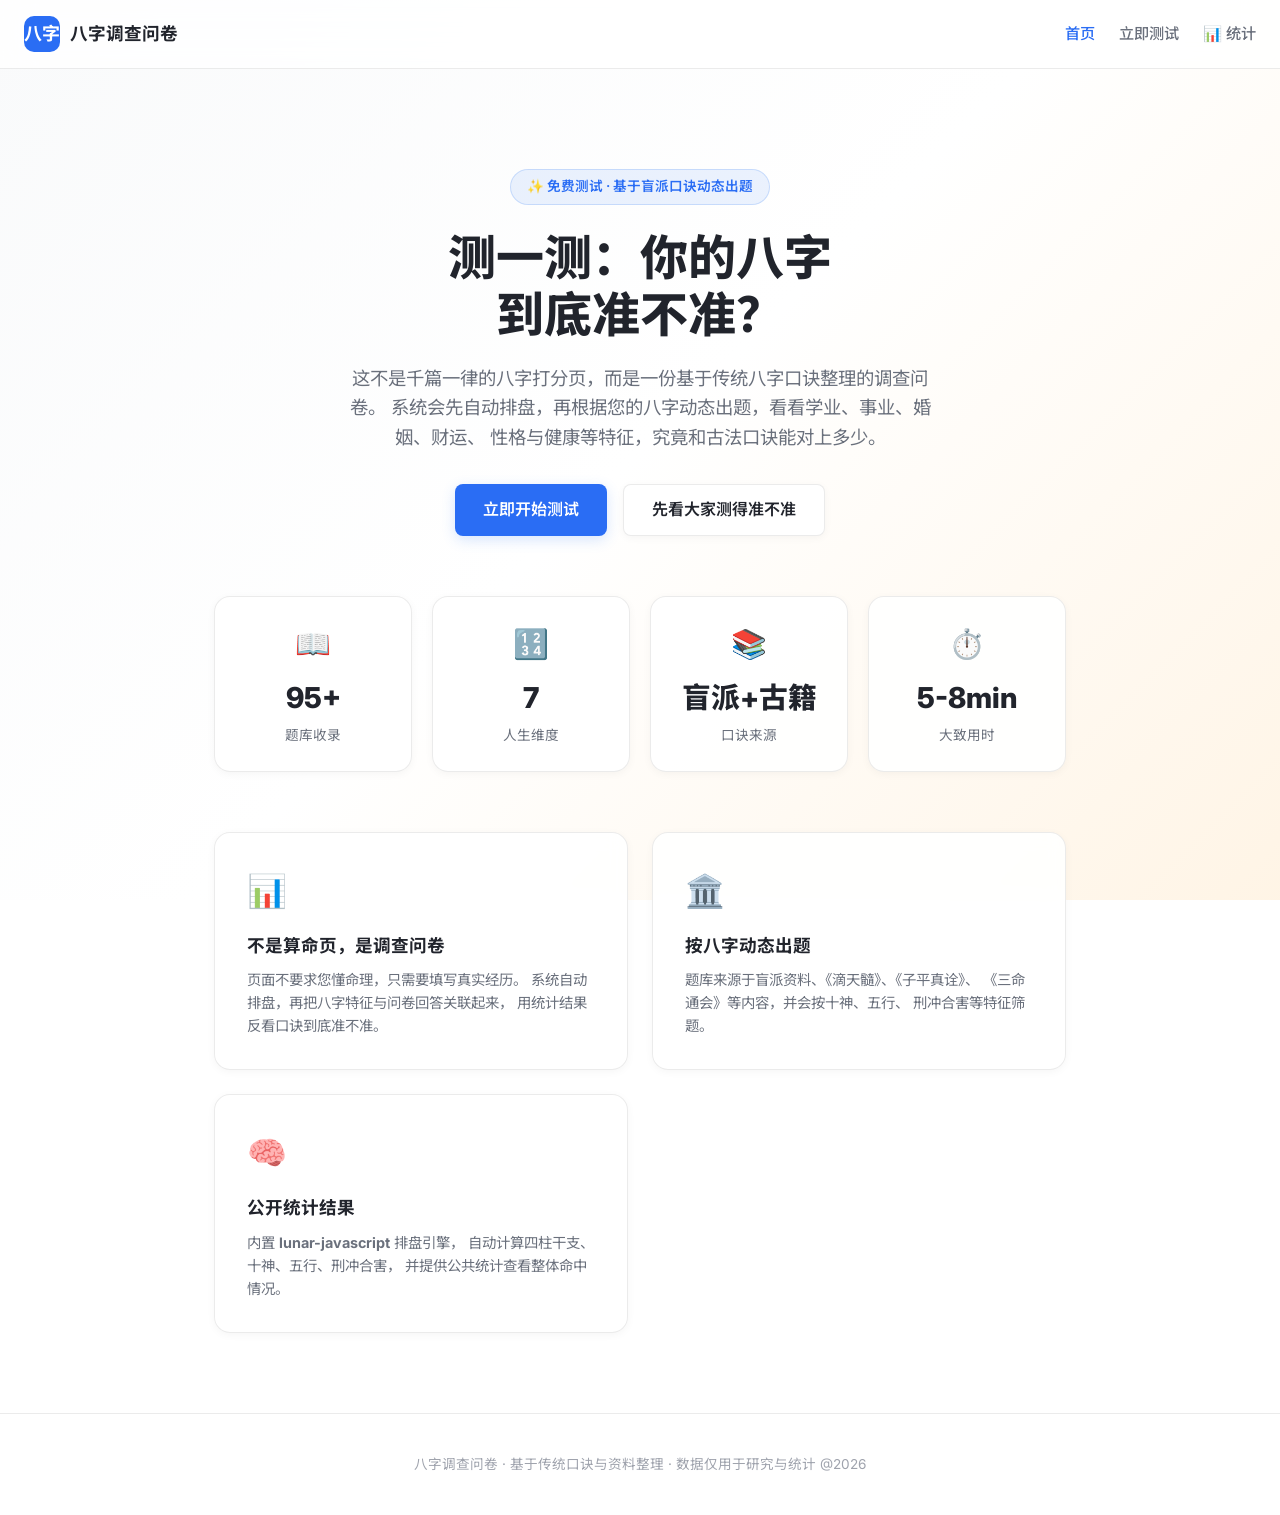
<file: survey/index.html>
<!DOCTYPE html>
<html lang="zh-CN">
<head>
  <meta charset="UTF-8">
  <meta name="viewport" content="width=device-width, initial-scale=1.0">
  <meta name="description" content="免费八字调查问卷：输入出生信息，匹配盲派与传统八字口诀，看看学业、事业、婚姻、财运等特征与你的人生经历有多吻合。">
  <meta name="keywords" content="八字调查问卷,八字测试,八字口诀,盲派八字,四柱问卷,命理调查">
  <meta name="robots" content="index,follow,max-image-preview:large">
  <meta property="og:type" content="website">
  <meta property="og:locale" content="zh_CN">
  <meta property="og:site_name" content="八字调查问卷">
  <meta property="og:title" content="测一测你的八字到底准不准？| 八字调查问卷">
  <meta property="og:description" content="基于盲派与传统八字口诀整理的真实调查问卷，自动排盘、动态出题，看看老口诀与你的人生到底对上多少。">
  <meta name="twitter:card" content="summary_large_image">
  <title>测一测你的八字到底准不准？| 八字调查问卷</title>
  <link rel="stylesheet" href="css/style.css">
  <script type="application/ld+json">
  {
    "@context": "https://schema.org",
    "@type": "WebSite",
    "name": "八字调查问卷",
    "inLanguage": "zh-CN",
    "description": "基于盲派与传统八字口诀整理的静态调查问卷网站，提供自动排盘、动态出题与统计功能。"
  }
  </script>
</head>
<body>
  <!-- Navigation -->
  <nav class="nav">
    <a href="index.html" class="nav-logo">
      <span class="nav-logo-icon">八字</span>
      <span class="nav-logo-text">八字调查问卷</span>
    </a>
    <ul class="nav-links">
      <li><a href="index.html" class="active">首页</a></li>
      <li><a href="quiz.html">立即测试</a></li>
      <li><a href="stats.html">📊 统计</a></li>
    </ul>
  </nav>

  <!-- Hero -->
  <section class="hero">
    <div class="container">
      <div class="hero-badge">✨ 免费测试 · 基于盲派口诀动态出题</div>
      <h1 class="hero-title">测一测：你的八字<br>到底准不准？</h1>
      <p class="hero-desc">
        这不是千篇一律的八字打分页，而是一份基于传统八字口诀整理的调查问卷。
        系统会先自动排盘，再根据您的八字动态出题，看看学业、事业、婚姻、财运、
        性格与健康等特征，究竟和古法口诀能对上多少。
      </p>
      <div class="btn-group">
        <a href="quiz.html" class="btn btn-primary">立即开始测试</a>
        <a href="stats.html" class="btn btn-secondary">先看大家测得准不准</a>
      </div>

      <div class="stats">
        <div class="stat-item">
          <div class="stat-icon">📖</div>
          <div class="stat-value">95+</div>
          <div class="stat-label">题库收录</div>
        </div>
        <div class="stat-item">
          <div class="stat-icon">🔢</div>
          <div class="stat-value">7</div>
          <div class="stat-label">人生维度</div>
        </div>
        <div class="stat-item">
          <div class="stat-icon">📚</div>
          <div class="stat-value">盲派+古籍</div>
          <div class="stat-label">口诀来源</div>
        </div>
        <div class="stat-item">
          <div class="stat-icon">⏱️</div>
          <div class="stat-value">5-8min</div>
          <div class="stat-label">大致用时</div>
        </div>
      </div>
    </div>
  </section>

  <!-- About -->
  <section id="about" class="container" style="padding-bottom: 80px;">
    <div style="display: grid; grid-template-columns: repeat(auto-fit, minmax(280px, 1fr)); gap: 24px;">
      <div class="card">
        <div style="font-size: 2rem; margin-bottom: 16px;">📊</div>
        <h3 style="font-size: 1.1rem; margin-bottom: 8px;">不是算命页，是调查问卷</h3>
        <p style="font-size: 0.9rem; color: var(--text-secondary);">
          页面不要求您懂命理，只需要填写真实经历。
          系统自动排盘，再把八字特征与问卷回答关联起来，
          用统计结果反看口诀到底准不准。
        </p>
      </div>
      <div class="card">
        <div style="font-size: 2rem; margin-bottom: 16px;">🏛️</div>
        <h3 style="font-size: 1.1rem; margin-bottom: 8px;">按八字动态出题</h3>
        <p style="font-size: 0.9rem; color: var(--text-secondary);">
          题库来源于盲派资料、《滴天髓》、《子平真诠》、
          《三命通会》等内容，并会按十神、五行、
          刑冲合害等特征筛题。
        </p>
      </div>
      <div class="card">
        <div style="font-size: 2rem; margin-bottom: 16px;">🧠</div>
        <h3 style="font-size: 1.1rem; margin-bottom: 8px;">公开统计结果</h3>
        <p style="font-size: 0.9rem; color: var(--text-secondary);">
          内置 <strong>lunar-javascript</strong> 排盘引擎，
          自动计算四柱干支、十神、五行、刑冲合害，
          并提供公共统计查看整体命中情况。
        </p>
      </div>
    </div>
  </section>

  <!-- Footer -->
  <footer class="footer">
    <div class="container">
      <p>八字调查问卷 · 基于传统口诀与资料整理 · 数据仅用于研究与统计 @2026</p>
    </div>
  </footer>
</body>
</html>
</file>
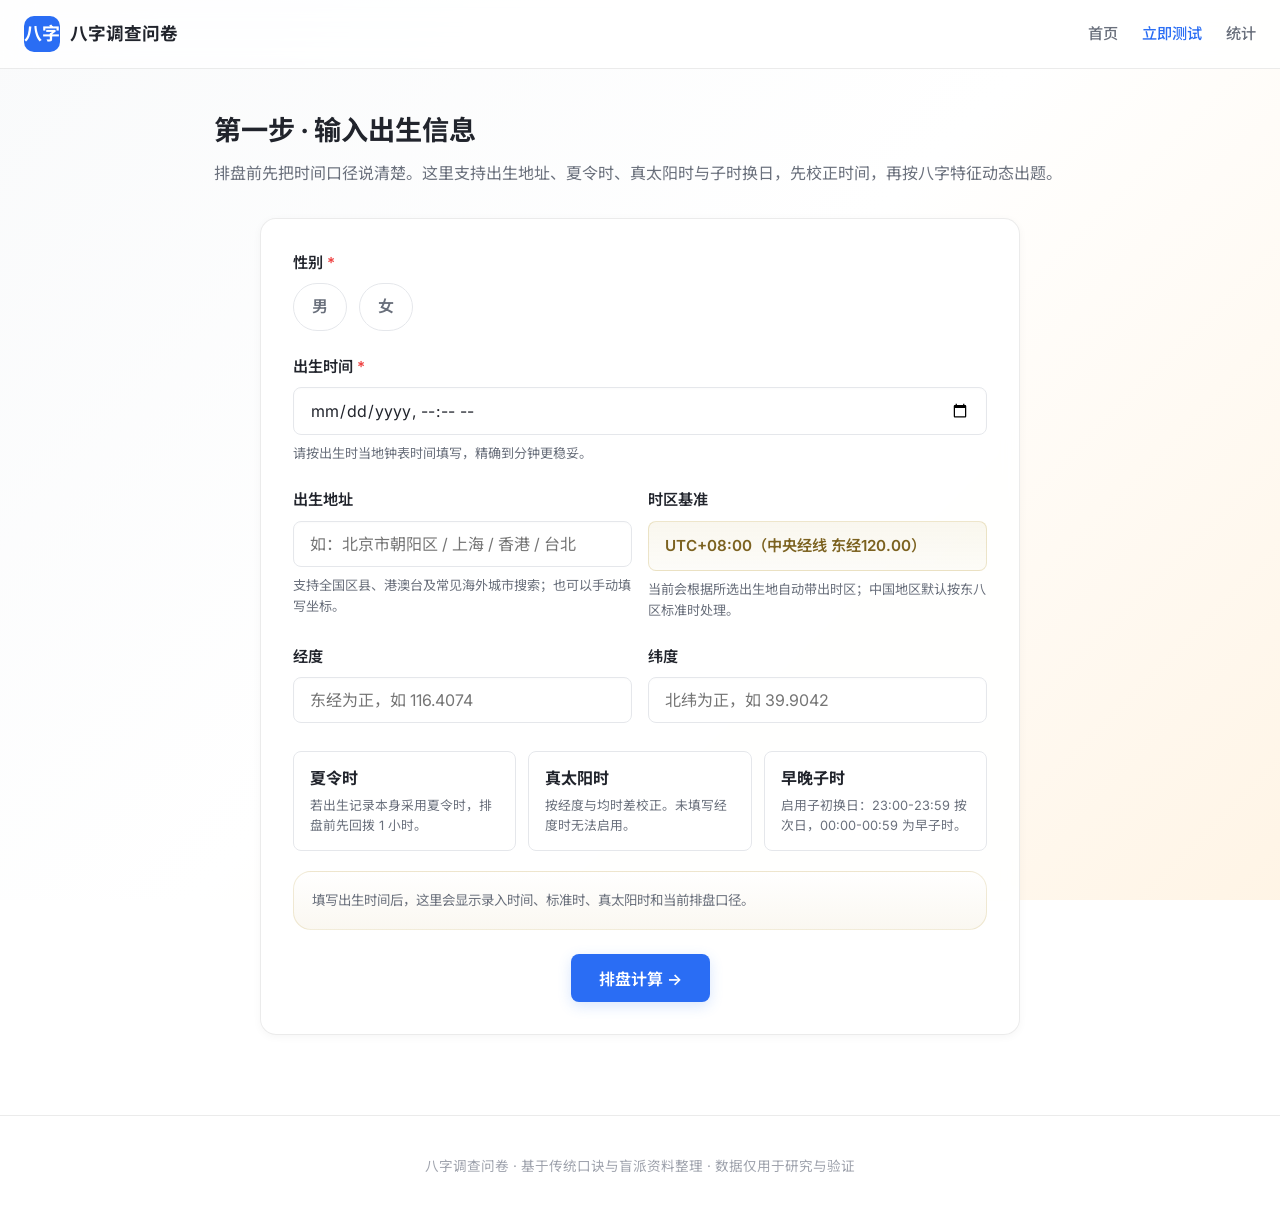
<file: survey/quiz.html>
<!DOCTYPE html>
<html lang="zh-CN">
<head>
  <meta charset="UTF-8">
  <meta name="viewport" content="width=device-width, initial-scale=1.0">
  <meta name="description" content="输入出生信息后自动排盘，并按八字特征动态匹配问卷题目。支持夏令时、真太阳时、子时换日与出生地记录。">
  <meta name="keywords" content="八字调查问卷,八字测试,真太阳时,夏令时,早晚子时,四柱排盘">
  <meta name="robots" content="index,follow,max-image-preview:large">
  <meta property="og:type" content="website">
  <meta property="og:locale" content="zh_CN">
  <meta property="og:site_name" content="八字调查问卷">
  <meta property="og:title" content="开始测试 | 八字调查问卷">
  <meta property="og:description" content="支持出生地址、真太阳时、夏令时与子时换日校正，先排盘再动态出题。">
  <meta name="twitter:card" content="summary_large_image">
  <title>开始测试 | 八字调查问卷</title>
  <link rel="stylesheet" href="css/style.css">
</head>
<body>
  <nav class="nav">
    <a href="index.html" class="nav-logo">
      <span class="nav-logo-icon">八字</span>
      <span class="nav-logo-text">八字调查问卷</span>
    </a>
    <ul class="nav-links">
      <li><a href="index.html">首页</a></li>
      <li><a href="quiz.html" class="active">立即测试</a></li>
      <li><a href="stats.html">统计</a></li>
    </ul>
  </nav>

  <div class="container">
    <div class="progress-wrap" id="progressWrap" style="display: none;">
      <div class="progress-header">
        <span class="progress-label" id="progressDimension">--</span>
        <span class="progress-pct" id="progressPct">0%</span>
      </div>
      <div class="progress-bar">
        <div class="progress-fill" id="progressFill" style="width: 0%"></div>
      </div>
    </div>
  </div>

  <section class="quiz-section">
    <div class="container">
      <div class="quiz-step active" id="stepBirth">
        <div class="step-title">第一步 · 输入出生信息</div>
        <div class="step-desc">
          排盘前先把时间口径说清楚。这里支持出生地址、夏令时、真太阳时与子时换日，先校正时间，再按八字特征动态出题。
        </div>

        <div class="card birth-card">
          <div class="form-group">
            <label class="form-label">性别<span class="required">*</span></label>
            <div class="choice-row choice-row-inline" id="genderControl">
              <label class="choice-chip">
                <input type="radio" name="gender" value="1">
                <span>男</span>
              </label>
              <label class="choice-chip">
                <input type="radio" name="gender" value="0">
                <span>女</span>
              </label>
            </div>
          </div>

          <div class="form-group">
            <label class="form-label" for="birthDateTime">出生时间<span class="required">*</span></label>
            <input type="datetime-local" class="form-input" id="birthDateTime" min="1900-01-01T00:00" max="2026-12-31T23:59">
            <div class="form-help">请按出生时当地钟表时间填写，精确到分钟更稳妥。</div>
          </div>

          <div class="form-row">
            <div class="form-group">
              <label class="form-label" for="birthAddress">出生地址</label>
              <input type="text" class="form-input" id="birthAddress" list="locationPresets" placeholder="如：北京市朝阳区 / 上海 / 香港 / 台北">
              <div class="search-suggest" id="birthAddressSuggest" style="display: none;"></div>
              <div class="form-help" id="birthAddressHint">支持常用城市快速匹配经纬度；也可以直接手动填写坐标。</div>
            </div>
            <div class="form-group">
              <label class="form-label">时区基准</label>
              <div class="readonly-box" id="timezoneBaseLabel">东八区标准时（120°E / 北京时间）</div>
              <div class="form-help" id="timezoneBaseHint">当前会根据所选出生地自动带出时区；中国地区默认按东八区标准时处理。</div>
            </div>
          </div>

          <div class="form-row">
            <div class="form-group">
              <label class="form-label" for="birthLongitude">经度</label>
              <input type="number" class="form-input" id="birthLongitude" step="0.0001" min="-180" max="180" placeholder="东经为正，如 116.4074">
            </div>
            <div class="form-group">
              <label class="form-label" for="birthLatitude">纬度</label>
              <input type="number" class="form-input" id="birthLatitude" step="0.0001" min="-90" max="90" placeholder="北纬为正，如 39.9042">
            </div>
          </div>

          <div class="toggle-grid">
            <label class="toggle-card">
              <input type="checkbox" id="useDaylightSaving">
              <span class="toggle-card-body">
                <span class="toggle-card-title">夏令时</span>
                <span class="toggle-card-desc">若出生记录本身采用夏令时，排盘前先回拨 1 小时。</span>
              </span>
            </label>
            <label class="toggle-card">
              <input type="checkbox" id="useTrueSolarTime">
              <span class="toggle-card-body">
                <span class="toggle-card-title">真太阳时</span>
                <span class="toggle-card-desc">按经度与均时差校正。未填写经度时无法启用。</span>
              </span>
            </label>
            <label class="toggle-card">
              <input type="checkbox" id="useZiHourSplit">
              <span class="toggle-card-body">
                <span class="toggle-card-title">早晚子时</span>
                <span class="toggle-card-desc">启用子初换日：23:00-23:59 按次日，00:00-00:59 为早子时。</span>
              </span>
            </label>
          </div>

          <div class="birth-preview" id="birthPreview">
            <div class="birth-preview-empty">填写出生时间后，这里会显示录入时间、标准时、真太阳时和当前排盘口径。</div>
          </div>

          <div class="btn-group" style="margin-top: 24px;">
            <button class="btn btn-primary" id="btnCalculate" type="button">排盘计算 →</button>
          </div>
          <p id="birthError" style="color: var(--danger); font-size: 0.85rem; text-align: center; margin-top: 12px; display: none;"></p>
        </div>

        <datalist id="locationPresets"></datalist>
      </div>

      <div class="quiz-step" id="stepBazi">
        <div class="step-title">第二步 · 确认您的八字</div>
        <div class="step-desc">以下是根据您填写的时间口径自动排出的八字四柱。请先核对排盘时间与出生地，再继续答题。</div>

        <div class="bazi-display" id="baziDisplay"></div>

        <div class="card" id="baziExtra" style="margin-top: 16px;">
          <div class="birth-meta-grid" id="baziTimeMeta"></div>
          <div class="summary-meta-grid">
            <div><strong style="color: var(--gold);">格局：</strong><span id="baziPattern">--</span></div>
            <div><strong style="color: var(--gold);">日主：</strong><span id="baziDayMaster">--</span></div>
            <div><strong style="color: var(--gold);">身强弱：</strong><span id="baziStrength">--</span></div>
            <div id="baziRelationsWrap"></div>
          </div>
        </div>

        <div class="quiz-nav">
          <button class="btn btn-secondary" id="btnBackBirth">← 修改出生信息</button>
          <button class="btn btn-primary" id="btnStartQuiz">确认，开始答题 →</button>
        </div>
      </div>

      <div class="quiz-step" id="stepQuestions">
        <div id="questionContainer"></div>
        <div class="quiz-nav">
          <button class="btn btn-secondary" id="btnPrevDim">← 上一维度</button>
          <div class="quiz-nav-info" id="quizNavInfo"></div>
          <button class="btn btn-primary" id="btnNextDim">下一维度 →</button>
        </div>
      </div>
    </div>
  </section>

  <footer class="footer">
    <div class="container">
      <p>八字调查问卷 · 基于传统口诀与盲派资料整理 · 数据仅用于研究与验证</p>
    </div>
  </footer>

  <script src="js/vendor/lunar.js"></script>
  <script src="js/site-config.js"></script>
  <script src="js/birthplace-data.js"></script>
  <script src="js/birthplace.js"></script>
  <script src="js/bazi.js"></script>
  <script src="js/questions.js"></script>
  <script src="js/datastore.js"></script>
  <script src="js/bazi-renderer.js"></script>
  <script src="js/quiz.js"></script>
</body>
</html>
</file>
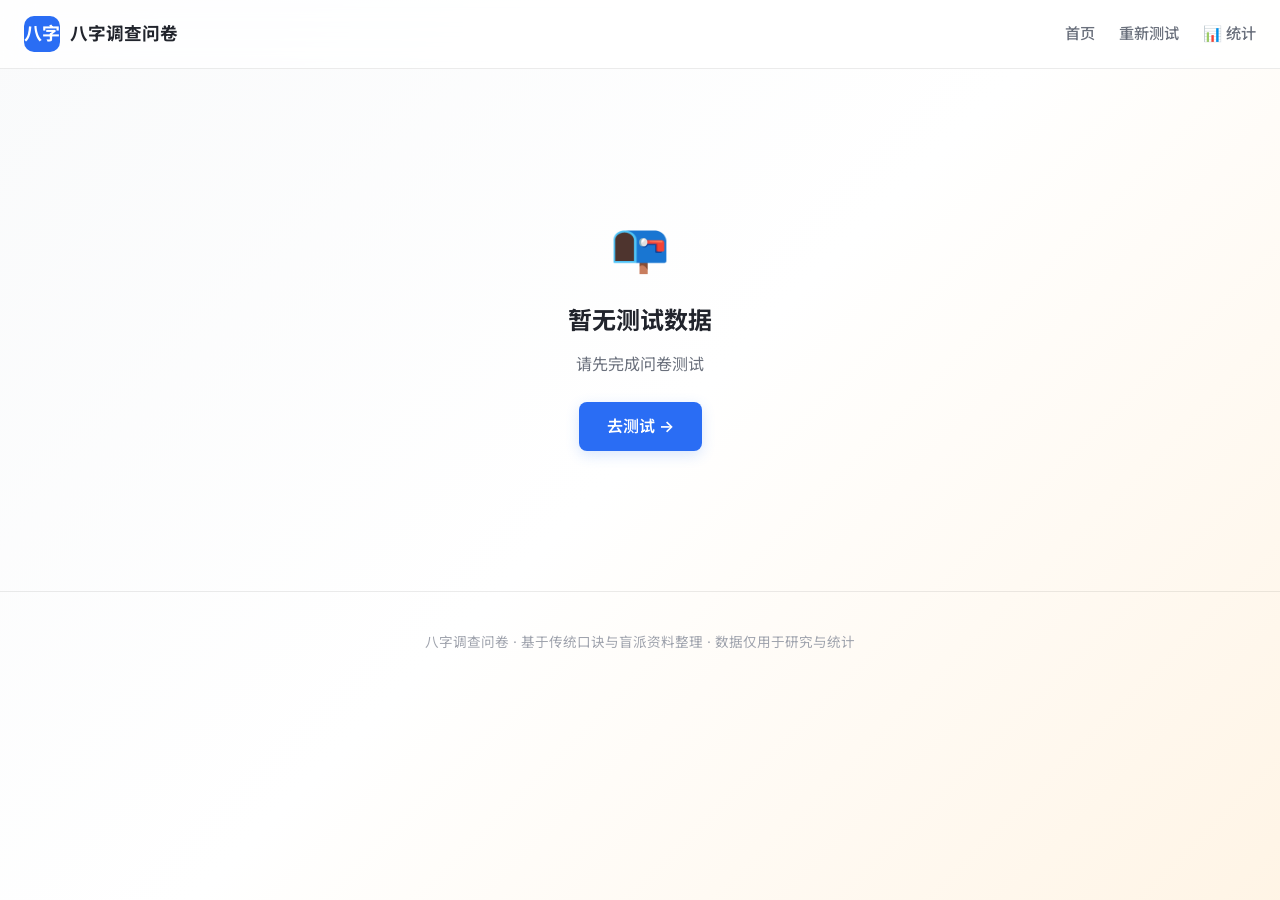
<file: survey/result.html>
<!DOCTYPE html>
<html lang="zh-CN">
<head>
  <meta charset="UTF-8">
  <meta name="viewport" content="width=device-width, initial-scale=1.0">
  <meta name="description" content="查看你的八字调查结果，了解你的八字与古法口诀在学业、事业、婚姻、财运、性格等维度上的匹配情况。">
  <meta name="keywords" content="八字调查结果,八字测试结果,八字口诀匹配,盲派八字结果">
  <meta name="robots" content="index,follow,max-image-preview:large">
  <meta property="og:type" content="website">
  <meta property="og:locale" content="zh_CN">
  <meta property="og:site_name" content="八字调查问卷">
  <meta property="og:title" content="你的八字调查结果">
  <meta property="og:description" content="看看你的八字与古法口诀在多个维度上究竟匹配了多少。">
  <meta name="twitter:card" content="summary_large_image">
  <title>你的八字调查结果 | 八字调查问卷</title>
  <link rel="stylesheet" href="css/style.css">
</head>
<body>
  <nav class="nav">
    <a href="index.html" class="nav-logo">
      <span class="nav-logo-icon">八字</span>
      <span class="nav-logo-text">八字调查问卷</span>
    </a>
    <ul class="nav-links">
      <li><a href="index.html">首页</a></li>
      <li><a href="quiz.html">重新测试</a></li>
      <li><a href="stats.html">📊 统计</a></li>
    </ul>
  </nav>

  <section class="result-section">
    <div class="container">
      <!-- No data fallback -->
      <div id="noData" style="display: none; text-align: center; padding: 80px 0;">
        <div style="font-size: 3rem; margin-bottom: 16px;">📭</div>
        <h2 style="margin-bottom: 12px;">暂无测试数据</h2>
        <p style="color: var(--text-secondary); margin-bottom: 24px;">请先完成问卷测试</p>
        <a href="quiz.html" class="btn btn-primary">去测试 →</a>
      </div>

      <!-- Result content -->
      <div id="resultContent" style="display: none;">
        <!-- Header -->
        <div class="result-header">
          <div style="font-size: 1.2rem; color: var(--text-secondary); margin-bottom: 8px;">综合吻合指数</div>
          <div class="result-score" id="totalScore">0</div>
          <div class="result-score-label">/ 100</div>
        </div>

        <!-- Community Summary Banner -->
        <div class="community-banner" id="communityBanner" style="display: none;">
          <div class="community-banner-inner">
            <span class="community-icon">👥</span>
            <span class="community-text" id="communityText">正在加载社区数据...</span>
          </div>
        </div>

        <!-- Bazi Summary -->
        <div class="card" style="margin-bottom: 32px;">
          <div style="display: flex; align-items: center; gap: 12px; margin-bottom: 16px;">
            <span style="font-size: 1.5rem;">🔮</span>
            <span style="font-size: 1.1rem; font-weight: 700;">您的八字概要</span>
          </div>
          <div class="bazi-display" id="resultBazi"></div>
          <div class="birth-meta-grid" id="resultBirthMeta" style="margin-top: 16px;"></div>
          <div style="display: grid; grid-template-columns: repeat(auto-fit, minmax(200px, 1fr)); gap: 12px; margin-top: 16px; font-size: 0.85rem; color: var(--text-secondary);">
            <div><strong style="color: var(--gold);">格局：</strong><span id="rPattern">—</span></div>
            <div><strong style="color: var(--gold);">日主：</strong><span id="rDayMaster">—</span></div>
            <div><strong style="color: var(--gold);">身强弱：</strong><span id="rStrength">—</span></div>
          </div>
        </div>

        <!-- Same Bazi Comparison -->
        <div class="card compare-panel" id="comparePanel" style="display: none; margin-bottom: 32px;">
          <div style="display: flex; align-items: center; gap: 12px; margin-bottom: 16px;">
            <span style="font-size: 1.5rem;">🔄</span>
            <span style="font-size: 1.1rem; font-weight: 700;">同八字聚合对比</span>
          </div>
          <p style="font-size: 0.85rem; color: var(--text-secondary); margin-bottom: 16px;">
            以下为相同八字样本的聚合区间，用于验证同八字下不同经历的离散度。
          </p>
          <div id="compareContent"></div>
        </div>

        <!-- Formula Hit Summary -->
        <div class="card" id="formulaHitCard" style="display: none; margin-bottom: 32px;">
          <div style="display: flex; align-items: center; gap: 12px; margin-bottom: 16px;">
            <span style="font-size: 1.5rem;">🎯</span>
            <span style="font-size: 1.1rem; font-weight: 700;">口诀命中摘要</span>
          </div>
          <div class="formula-hit-grid" id="formulaHitGrid"></div>
        </div>

        <!-- Radar Chart -->
        <div class="radar-wrap">
          <canvas id="radarCanvas" width="420" height="420"></canvas>
        </div>

        <!-- Dimension Cards -->
        <h2 style="font-size: 1.3rem; font-weight: 700; margin-bottom: 8px;">📋 分维度详情</h2>
        <p style="font-size: 0.9rem; color: var(--text-secondary); margin-bottom: 20px;">每维度得分为该维度下所有题目的平均分（1-5分制换算为百分制）</p>
        <div class="dimension-grid" id="dimGrid"></div>

        <!-- Action -->
        <div style="text-align: center; margin-top: 48px;">
          <div class="btn-group">
            <a href="quiz.html" class="btn btn-secondary">🔄 重新测试</a>
            <a href="stats.html" class="btn btn-primary">📊 查看公共统计</a>
            <button class="btn btn-secondary" id="btnExport">📥 导出数据</button>
          </div>
        </div>
      </div>
    </div>
  </section>

  <footer class="footer">
    <div class="container">
      <p>八字调查问卷 · 基于传统口诀与盲派资料整理 · 数据仅用于研究与统计</p>
    </div>
  </footer>

  <script src="js/site-config.js"></script>
  <script src="js/questions.js"></script>
  <script src="js/datastore.js"></script>
  <script src="js/stats.js"></script>
  <script src="js/bazi-renderer.js"></script>
  <script src="js/result.js"></script>
</body>
</html>
</file>
<file: survey/css/style.css>
@import url('https://fonts.googleapis.com/css2?family=Inter:wght@300;400;500;600;700&display=swap');
@import url('https://fonts.googleapis.com/css2?family=Noto+Sans+SC:wght@300;400;500;700;900&display=swap');

/* ===== CSS Variables (Light Professional Theme) ===== */
:root {
  --bg-gradient: linear-gradient(135deg, hsl(210, 20%, 98%) 0%, #ffffff 50%, hsl(35, 100%, 95%) 100%);
  --primary: hsl(220, 90%, 56%);
  --primary-hover: hsl(220, 90%, 50%);
  --secondary: hsl(200, 95%, 45%);
  --accent: hsl(280, 100%, 70%);
  --gold: #b8982c;
  
  --card-bg: rgba(255, 255, 255, 0.9);
  --card-border: rgba(0, 0, 0, 0.08);
  --card-hover: rgba(255, 255, 255, 1);
  
  --text-primary: hsl(220, 15%, 15%);
  --text-secondary: hsl(220, 8%, 45%);
  --text-muted: hsl(220, 8%, 65%);
  
  --danger: hsl(0, 84%, 60%);
  --success: hsl(142, 71%, 45%);
  --warning: hsl(38, 92%, 50%);
  
  --input-bg: #ffffff;
  --input-border: hsl(220, 13%, 91%);
  
  --radius-sm: 8px;
  --radius-md: 16px;
  --radius-lg: 24px;
  --shadow-sm: 0 2px 8px rgba(0, 0, 0, 0.04);
  --shadow: 0 8px 32px rgba(0, 0, 0, 0.08);
  --transition: all 0.2s ease-out;
}

/* ===== Reset & Base ===== */
*, *::before, *::after {
  margin: 0;
  padding: 0;
  box-sizing: border-box;
}

html {
  font-size: 16px;
  scroll-behavior: smooth;
}

body {
  font-family: 'Inter', 'Noto Sans SC', -apple-system, sans-serif;
  background: var(--bg-gradient);
  background-attachment: fixed;
  color: var(--text-primary);
  min-height: 100vh;
  line-height: 1.6;
  -webkit-font-smoothing: antialiased;
}

/* ===== Navigation ===== */
.nav {
  position: sticky;
  top: 0;
  z-index: 100;
  padding: 16px 24px;
  display: flex;
  align-items: center;
  justify-content: space-between;
  background: rgba(255, 255, 255, 0.8);
  backdrop-filter: blur(16px);
  border-bottom: 1px solid var(--card-border);
}

.nav-logo {
  display: flex;
  align-items: center;
  gap: 10px;
  text-decoration: none;
  color: var(--text-primary);
}

.nav-logo-icon {
  width: 36px;
  height: 36px;
  background: var(--primary);
  color: white;
  border-radius: 10px;
  display: flex;
  align-items: center;
  justify-content: center;
  font-size: 18px;
  font-weight: bold;
}

.nav-logo-text {
  font-weight: 700;
  font-size: 1.1rem;
}

.nav-links {
  display: flex;
  gap: 24px;
  list-style: none;
}

.nav-links a {
  color: var(--text-secondary);
  text-decoration: none;
  font-size: 0.95rem;
  font-weight: 500;
  transition: var(--transition);
}

.nav-links a:hover, .nav-links a.active {
  color: var(--primary);
}

/* ===== Container & Layout ===== */
.container {
  max-width: 900px;
  margin: 0 auto;
  padding: 0 24px;
}

/* ===== Hero Section ===== */
.hero {
  padding: 100px 0 60px;
  text-align: center;
}

.hero-badge {
  display: inline-flex;
  align-items: center;
  gap: 8px;
  padding: 6px 16px;
  background: rgba(59, 130, 246, 0.1);
  border: 1px solid rgba(59, 130, 246, 0.2);
  border-radius: 100px;
  font-size: 0.85rem;
  font-weight: 600;
  color: var(--primary);
  margin-bottom: 24px;
  animation: fadeInDown 0.6s ease;
}

.hero-title {
  font-size: 3rem;
  font-weight: 800;
  line-height: 1.2;
  margin-bottom: 20px;
  color: var(--text-primary);
  animation: fadeInUp 0.8s ease;
}

.hero-desc {
  font-size: 1.15rem;
  color: var(--text-secondary);
  max-width: 600px;
  margin: 0 auto 32px;
  animation: fadeInUp 1s ease;
}

/* ===== Buttons ===== */
.btn {
  display: inline-flex;
  align-items: center;
  justify-content: center;
  gap: 8px;
  padding: 12px 28px;
  border: none;
  border-radius: var(--radius-sm);
  font-family: inherit;
  font-size: 1rem;
  font-weight: 600;
  cursor: pointer;
  transition: var(--transition);
  text-decoration: none;
}

.btn-primary {
  background: var(--primary);
  color: white;
  box-shadow: 0 4px 14px rgba(59, 130, 246, 0.2);
}

.btn-primary:hover {
  background: var(--primary-hover);
  transform: translateY(-1px);
  box-shadow: 0 6px 20px rgba(59, 130, 246, 0.3);
}

.btn-secondary {
  background: white;
  color: var(--text-primary);
  border: 1px solid var(--card-border);
  box-shadow: var(--shadow-sm);
}

.btn-secondary:hover {
  background: #f8fafc;
  border-color: var(--input-border);
}

.btn-blue {
  background: var(--secondary);
  color: white;
}

.btn:disabled {
  opacity: 0.55;
  cursor: not-allowed;
  transform: none;
  box-shadow: none;
}

.btn-group {
  display: flex;
  gap: 16px;
  justify-content: center;
  flex-wrap: wrap;
}

/* ===== Cards (Shadows & Borders) ===== */
.card {
  background: var(--card-bg);
  border: 1px solid var(--card-border);
  border-radius: var(--radius-md);
  padding: 32px;
  box-shadow: var(--shadow-sm);
  transition: var(--transition);
  backdrop-filter: blur(8px);
}

.card:hover {
  box-shadow: var(--shadow);
  border-color: rgba(0, 0, 0, 0.12);
}

/* ===== Stats ===== */
.stats {
  display: grid;
  grid-template-columns: repeat(4, 1fr);
  gap: 20px;
  margin-top: 60px;
  animation: fadeInUp 1.2s ease;
}

.stat-item {
  text-align: center;
  padding: 24px 16px;
  background: var(--card-bg);
  border: 1px solid var(--card-border);
  border-radius: var(--radius-md);
  box-shadow: var(--shadow-sm);
}

.stat-icon {
  font-size: 1.8rem;
  margin-bottom: 8px;
}

.stat-value {
  font-size: 1.8rem;
  font-weight: 800;
  color: var(--text-primary);
  margin-bottom: 4px;
}

.stat-label {
  font-size: 0.85rem;
  color: var(--text-secondary);
}

/* ===== Progress Bar ===== */
.progress-wrap {
  position: sticky;
  top: 70px;
  z-index: 90;
  padding: 16px 0;
  background: var(--bg-gradient);
}

.progress-header {
  display: flex;
  justify-content: space-between;
  align-items: center;
  margin-bottom: 8px;
  font-size: 0.9rem;
  font-weight: 500;
}

.progress-pct {
  color: var(--primary);
  font-weight: 700;
}

.progress-bar {
  height: 8px;
  background: var(--input-border);
  border-radius: 4px;
  overflow: hidden;
}

.progress-fill {
  height: 100%;
  background: linear-gradient(90deg, var(--primary), var(--accent));
  border-radius: 4px;
  transition: width 0.5s cubic-bezier(0.4, 0, 0.2, 1);
}

/* ===== Quiz Sections ===== */
.quiz-section {
  padding: 40px 0 80px;
}

.quiz-step {
  display: none;
  animation: fadeIn 0.4s ease;
}

.quiz-step.active {
  display: block;
}

.step-title {
  font-size: 1.7rem;
  font-weight: 700;
  margin-bottom: 8px;
  color: var(--text-primary);
  display: flex;
  align-items: center;
  gap: 12px;
}

.step-desc {
  font-size: 1rem;
  color: var(--text-secondary);
  margin-bottom: 32px;
}

/* ===== Form Elements ===== */
.form-group {
  margin-bottom: 24px;
}

.form-label {
  display: block;
  font-size: 0.95rem;
  font-weight: 600;
  color: var(--text-primary);
  margin-bottom: 8px;
}

.form-label .required {
  color: var(--danger);
  margin-left: 4px;
}

.form-input, .form-select {
  width: 100%;
  padding: 12px 16px;
  background: var(--input-bg);
  border: 1px solid var(--input-border);
  border-radius: var(--radius-sm);
  color: var(--text-primary);
  font-family: inherit;
  font-size: 1rem;
  transition: var(--transition);
  appearance: none;
  box-shadow: inset 0 1px 2px rgba(0,0,0,0.02);
}

/* 确保下拉菜单字体颜色可见 (黑色文本) */
.form-select option {
  color: #000000;
  background: #ffffff;
}

.form-input:focus, .form-select:focus {
  outline: none;
  border-color: var(--primary);
  box-shadow: 0 0 0 3px rgba(59, 130, 246, 0.15);
}

.form-select {
  background-image: url("data:image/svg+xml,%3Csvg xmlns='http://www.w3.org/2000/svg' width='16' height='16' fill='%236a6a82' viewBox='0 0 16 16'%3E%3Cpath d='M8 11.5l-5-5h10l-5 5z'/%3E%3C/svg%3E");
  background-repeat: no-repeat;
  background-position: right 16px center;
  padding-right: 40px;
}

.form-row {
  display: grid;
  grid-template-columns: 1fr 1fr;
  gap: 16px;
}

.birth-card {
  max-width: 760px;
  margin: 0 auto;
}

.form-help {
  margin-top: 8px;
  font-size: 0.82rem;
  color: var(--text-secondary);
  line-height: 1.6;
}

.readonly-box {
  width: 100%;
  padding: 12px 16px;
  background: linear-gradient(180deg, rgba(184, 152, 44, 0.08), rgba(184, 152, 44, 0.03));
  border: 1px solid rgba(184, 152, 44, 0.22);
  border-radius: var(--radius-sm);
  color: #7c6220;
  font-size: 0.95rem;
  font-weight: 600;
  min-height: 50px;
  display: flex;
  align-items: center;
}

.choice-row {
  display: flex;
  flex-wrap: wrap;
  gap: 12px;
}

.choice-row-inline {
  align-items: center;
}

.choice-chip {
  position: relative;
  display: inline-flex;
  align-items: center;
  cursor: pointer;
}

.choice-chip input {
  position: absolute;
  opacity: 0;
  pointer-events: none;
}

.choice-chip span {
  padding: 10px 18px;
  border-radius: 999px;
  border: 1px solid var(--input-border);
  background: #fff;
  color: var(--text-secondary);
  font-weight: 600;
  transition: var(--transition);
}

.choice-chip input:checked + span {
  color: #7c6220;
  border-color: rgba(184, 152, 44, 0.45);
  background: rgba(184, 152, 44, 0.12);
}

.toggle-grid {
  display: grid;
  grid-template-columns: repeat(3, minmax(0, 1fr));
  gap: 12px;
  margin-top: 4px;
}

.toggle-card {
  position: relative;
  display: block;
  cursor: pointer;
}

.toggle-card input {
  position: absolute;
  opacity: 0;
  pointer-events: none;
}

.toggle-card-body {
  display: block;
  height: 100%;
  padding: 14px 16px;
  background: #fff;
  border: 1px solid var(--input-border);
  border-radius: var(--radius-sm);
  transition: var(--transition);
}

.toggle-card-title {
  display: block;
  color: var(--text-primary);
  font-weight: 700;
  margin-bottom: 4px;
}

.toggle-card-desc {
  display: block;
  font-size: 0.8rem;
  color: var(--text-secondary);
  line-height: 1.55;
}

.toggle-card input:checked + .toggle-card-body {
  border-color: rgba(184, 152, 44, 0.45);
  background: linear-gradient(180deg, rgba(184, 152, 44, 0.10), rgba(184, 152, 44, 0.04));
  box-shadow: 0 4px 14px rgba(184, 152, 44, 0.12);
}

.search-suggest {
  position: relative;
  margin-top: 8px;
  border: 1px solid var(--card-border);
  background: #fff;
  border-radius: 12px;
  box-shadow: var(--shadow-sm);
  max-height: 280px;
  overflow-y: auto;
}

.search-suggest-item {
  width: 100%;
  display: flex;
  flex-direction: column;
  align-items: flex-start;
  gap: 4px;
  padding: 12px 14px;
  background: transparent;
  border: none;
  border-bottom: 1px solid rgba(0, 0, 0, 0.05);
  cursor: pointer;
  text-align: left;
  transition: var(--transition);
}

.search-suggest-item:last-child {
  border-bottom: none;
}

.search-suggest-item:hover {
  background: #f8fafc;
}

.search-suggest-main {
  font-size: 0.9rem;
  color: var(--text-primary);
  line-height: 1.45;
}

.search-suggest-meta {
  font-size: 0.75rem;
  color: var(--text-muted);
}

.search-suggest-empty {
  padding: 14px;
  font-size: 0.84rem;
  color: var(--text-secondary);
}

.birth-preview {
  margin-top: 20px;
  padding: 18px;
  background: linear-gradient(180deg, rgba(255,255,255,0.92), rgba(250,247,240,0.92));
  border: 1px solid rgba(184, 152, 44, 0.18);
  border-radius: 18px;
}

.birth-preview-title {
  font-size: 0.92rem;
  font-weight: 700;
  color: #7c6220;
  margin-bottom: 12px;
}

.birth-preview-empty {
  font-size: 0.84rem;
  color: var(--text-secondary);
  line-height: 1.6;
}

.birth-meta-grid,
.summary-meta-grid {
  display: grid;
  grid-template-columns: repeat(2, minmax(0, 1fr));
  gap: 12px;
}

.summary-meta-grid {
  margin-top: 16px;
  font-size: 0.88rem;
  color: var(--text-secondary);
}

.birth-meta-card {
  padding: 14px 15px;
  border-radius: 14px;
  background: rgba(255, 255, 255, 0.86);
  border: 1px solid rgba(0, 0, 0, 0.05);
}

.birth-meta-label {
  font-size: 0.76rem;
  color: var(--text-muted);
  margin-bottom: 6px;
}

.birth-meta-value {
  font-size: 0.95rem;
  font-weight: 700;
  color: var(--text-primary);
  margin-bottom: 6px;
  line-height: 1.45;
}

.birth-meta-desc {
  font-size: 0.78rem;
  color: var(--text-secondary);
  line-height: 1.55;
}

.birth-meta-status {
  display: inline-flex;
  align-items: center;
  padding: 3px 10px;
  border-radius: 999px;
  font-size: 0.76rem;
}

.birth-meta-status-on {
  color: #1f7a2e;
  background: rgba(46, 204, 113, 0.12);
}

.birth-meta-status-off {
  color: #9b6b00;
  background: rgba(243, 156, 18, 0.14);
}

.birth-meta-status-unknown {
  color: #6b7280;
  background: rgba(107, 114, 128, 0.12);
}

/* ===== Question Card ===== */
.question-card {
  background: white;
  border: 1px solid var(--card-border);
  border-radius: var(--radius-md);
  padding: 24px;
  margin-bottom: 20px;
  box-shadow: var(--shadow-sm);
  transition: var(--transition);
}

.question-card.answered {
  border-left: 4px solid var(--success);
}

.question-header {
  display: flex;
  align-items: flex-start;
  gap: 16px;
  margin-bottom: 20px;
}

.question-num {
  display: inline-flex;
  align-items: center;
  justify-content: center;
  min-width: 32px;
  height: 32px;
  background: rgba(59, 130, 246, 0.1);
  color: var(--primary);
  border-radius: 8px;
  font-size: 0.9rem;
  font-weight: 700;
  flex-shrink: 0;
}

.question-text {
  font-size: 1.05rem;
  font-weight: 500;
  line-height: 1.5;
  color: var(--text-primary);
  flex: 1;
}

/* ===== Likert Scale ===== */
.likert {
  display: flex;
  flex-direction: column;
  gap: 8px;
}

.likert-option {
  width: 100%;
}

.likert-option input {
  display: none;
}

.likert-option label {
  display: block;
  padding: 12px 16px;
  font-size: 0.95rem;
  font-weight: 500;
  background: #f8fafc;
  border: 1px solid var(--input-border);
  border-radius: var(--radius-sm);
  cursor: pointer;
  transition: var(--transition);
  color: var(--text-secondary);
}

.likert-option label:hover {
  background: #f1f5f9;
  border-color: rgba(59, 130, 246, 0.3);
}

.likert-option input:checked + label {
  background: rgba(59, 130, 246, 0.1);
  border-color: var(--primary);
  color: var(--primary);
}

/* ===== Professional Bazi Table (pcbz style) ===== */
.bazi-display {
  margin: 24px 0;
}

.bz-table {
  background: white;
  border: 1px solid #ebeef5;
  border-radius: var(--radius-md);
  overflow: hidden;
  box-shadow: 0 4px 16px rgba(0,0,0,0.06);
}

.bz-header-bar {
  /* 柔和米金质感渐变 */
  background: linear-gradient(135deg, #fefdfa 0%, #f5f0e6 100%);
  border-bottom: 1px solid #e8e2d2;
  padding: 16px 24px;
  display: flex;
  align-items: center;
  justify-content: space-between;
  gap: 20px;
  color: #333;
}

.bz-header-left {
  display: flex;
  align-items: center;
  gap: 12px;
}

.bz-circle-logo {
  width: 32px;
  height: 32px;
  border-radius: 50%;
  border: 1px solid #b8982c;
  display: flex;
  align-items: center;
  justify-content: center;
  color: #b8982c;
}

.bz-circle-logo svg {
  width: 18px;
  height: 18px;
}

.bz-name {
  font-size: 1.2rem;
  font-weight: 700;
  color: #5c4d24; /* 深褐金 */
  letter-spacing: 1px;
}

.bz-times {
  flex: 1;
  display: flex;
  flex-direction: column;
  gap: 4px;
  font-size: 0.85rem;
  color: #666;
}

.bz-time-row {
  display: flex;
  align-items: center;
}

.bz-time-label {
  display: inline-block;
  width: 48px;
  color: #999;
}

.bz-gender {
  color: #b8982c;
  margin-left: 6px;
}

.bz-info-btn {
  padding: 6px 16px;
  border: 1px solid rgba(184, 152, 44, 0.4);
  border-radius: 100px;
  font-size: 0.8rem;
  color: #8c7322;
  cursor: pointer;
  transition: all 0.3s ease;
  background: rgba(255,255,255,0.5);
}

.bz-info-btn:hover {
  background: rgba(184, 152, 44, 0.1);
}

.bz-grid {
  width: 100%;
  border-collapse: collapse;
}

.bz-grid th,
.bz-grid td {
  border: 1px solid #f0f0f0;
}

.bz-row-header th {
  background: #fafafa;
  padding: 12px 8px;
  font-size: 0.9rem;
  font-weight: 500;
  color: #666;
  text-align: center;
}

.bz-label {
  background: #fafafa;
  padding: 10px 12px;
  font-size: 0.85rem;
  font-weight: 500;
  color: #888;
  text-align: right;
  white-space: nowrap;
  width: 60px;
  min-width: 60px;
}

.bz-cell {
  padding: 10px 12px;
  text-align: center;
  font-size: 0.85rem;
  color: #333;
  vertical-align: middle;
}

.bz-cell-header {
  background: #fafafa;
}

.bz-cell-shishen {
  color: var(--primary); 
  font-size: 0.85rem;
}

/* 天干 + 地支 — 大号 */
.bz-cell-gan,
.bz-cell-zhi {
  font-size: 0;
  padding: 16px 8px;
  position: relative;
}

.bz-char-big {
  font-size: 2rem;
  font-weight: 800;
  line-height: 1;
  display: inline-block;
}

.bz-wx-icon {
  font-size: 0.85rem;
  vertical-align: top;
  margin-left: 4px;
}

.bz-cell-hide {
  font-size: 0.8rem;
  line-height: 1.8;
}

.bz-cell-shishen-sub {
  font-size: 0.8rem;
  line-height: 1.8;
  color: #666;
}

.bz-cell-small {
  font-size: 0.8rem;
  color: #888;
}

.bz-cell-nayin {
  font-weight: 600;
  color: #997130;
  font-size: 0.8rem;
}

.bz-cell-shensha {
  font-size: 0.75rem;
  color: #8a7b66; /* 神煞颜色偏温和 */
  line-height: 1.6;
}

.bz-row-shensha td {
  vertical-align: top;
  padding: 10px 6px;
}

/* Base Mobile Overrides */
@media (max-width: 768px) {
  .bz-header-bar {
    flex-direction: column;
    align-items: flex-start;
    gap: 12px;
  }
}

@media (max-width: 480px) {
  .bz-char-big { font-size: 1.5rem; }
  .bz-cell-gan, .bz-cell-zhi { padding: 10px 4px; }
  .bz-label { padding: 8px 6px; font-size: 0.75rem; width: 44px; min-width: 44px; }
  .bz-cell { padding: 8px 4px; font-size: 0.75rem; }
  .bz-wx-icon { font-size: 0.7rem; margin-left: 2px; }
}

/* ===== Smart Diagram (智能四柱图示) ===== */
.bz-smart-diagram {
  background: white;
  border: 1px solid #ebeef5;
  border-radius: var(--radius-md);
  overflow: hidden;
  box-shadow: 0 4px 16px rgba(0,0,0,0.04);
  margin: 24px 0;
  padding-bottom: 24px;
}

.bz-sd-header {
  background: #fafafa;
  border-bottom: 1px solid #ebeef5;
  padding: 12px 24px;
  font-weight: 700;
  color: #555;
  text-align: center;
  font-size: 1rem;
}

.bz-sd-grid {
  width: 100%;
  max-width: 600px;
  margin: 0 auto;
  padding: 24px 16px 0;
  position: relative;
}

.bz-sd-labels {
  display: grid;
  grid-template-columns: repeat(4, 1fr);
  margin-bottom: 16px;
}

.bz-sd-col-title {
  text-align: center;
  color: #999;
  font-size: 0.85rem;
  font-weight: 500;
}

.bz-sd-chars {
  display: grid;
  grid-template-columns: repeat(4, 1fr);
  margin-bottom: 12px;
}

.bz-sd-char {
  text-align: center;
  font-size: 1.6rem;
  font-weight: 800;
}

.bz-sd-empty {
  text-align: center;
  font-size: 0.8rem;
  color: #ccc;
  padding: 8px 0;
}

/* 连线轨道区 */
.bz-sd-tracks-gan,
.bz-sd-tracks-zhi {
  display: flex;
  flex-direction: column;
  gap: 16px;
  margin-bottom: 24px;
  min-height: 20px;
}

.bz-smart-track {
  height: 24px;
  position: relative;
  width: 100%;
}

.bz-smart-line-wrap {
  position: absolute;
  top: 0;
  height: 100%;
  display: flex;
  align-items: center;
}

.bz-smart-line {
  position: absolute;
  top: 50%;
  left: 0;
  right: 0;
  height: 1px;
  z-index: 1;
}

.bz-smart-node {
  position: absolute;
  top: 50%;
  transform: translate(-50%, -50%);
  width: 20px;
  height: 20px;
  background: white;
  border: 1px solid #ddd;
  border-radius: 50%;
  display: flex;
  align-items: center;
  justify-content: center;
  font-size: 0.7rem;
  color: #666;
  z-index: 2;
}

.bz-smart-label {
  position: absolute;
  top: 50%;
  left: 50%;
  transform: translate(-50%, -50%);
  background: white;
  padding: 2px 8px;
  font-size: 0.75rem;
  border-radius: 100px;
  z-index: 3;
}

/* 连线颜色主题 */
.rel-neutral {
  border-top: 1px dashed #bbb;
}
.bz-smart-label.rel-neutral {
  border: 1px solid #bbb;
  color: #666;
}

.rel-good {
  border-top: 1px solid #4caf50;
}
.bz-smart-label.rel-good {
  border: 1px solid #4caf50;
  color: #2e7d32;
}

.rel-bad {
  border-top: 1px solid #f44336;
}
.bz-smart-label.rel-bad {
  border: 1px solid #f44336;
  color: #c62828;
}

/* ===== Result Page ===== */
.result-section {
  padding: 60px 0;
}

.result-header {
  text-align: center;
  margin-bottom: 40px;
}

.result-score {
  font-size: 4.5rem;
  font-weight: 800;
  color: var(--primary);
  line-height: 1;
  margin-bottom: 8px;
}

.result-score-label {
  font-size: 1rem;
  color: var(--text-secondary);
  font-weight: 500;
}

.radar-wrap {
  display: flex;
  justify-content: center;
  margin: 40px 0;
  background: white;
  border: 1px solid var(--card-border);
  border-radius: var(--radius-md);
  box-shadow: var(--shadow-sm);
  padding: 24px;
}

.radar-wrap canvas {
  max-width: 420px;
  width: 100%;
}

/* ===== Dimension Cards ===== */
.dimension-grid {
  display: grid;
  grid-template-columns: repeat(auto-fit, minmax(300px, 1fr));
  gap: 24px;
  margin-top: 32px;
}

.dimension-card {
  background: white;
  border: 1px solid var(--card-border);
  border-radius: var(--radius-md);
  padding: 24px;
  box-shadow: var(--shadow-sm);
}

.dimension-card-header {
  display: flex;
  align-items: center;
  justify-content: space-between;
  margin-bottom: 16px;
}

.dimension-name {
  font-size: 1.1rem;
  font-weight: 700;
  display: flex;
  align-items: center;
  gap: 8px;
  color: var(--text-primary);
}

.dimension-score {
  font-size: 1.2rem;
  font-weight: 800;
  color: var(--primary);
}

.dimension-bar {
  height: 6px;
  background: var(--input-border);
  border-radius: 3px;
  overflow: hidden;
  margin-bottom: 16px;
}

.dimension-bar-fill {
  height: 100%;
  border-radius: 3px;
  transition: width 1s ease;
}

.dimension-formulas {
  list-style: none;
}

.dimension-formulas li {
  font-size: 0.85rem;
  color: var(--text-secondary);
  padding: 8px 0;
  border-bottom: 1px solid rgba(0,0,0,0.04);
  display: flex;
  align-items: center;
  gap: 12px;
}

.dimension-formulas li:last-child {
  border-bottom: none;
}

/* ===== Footer ===== */
.footer {
  padding: 40px 0;
  text-align: center;
  border-top: 1px solid var(--card-border);
  color: var(--text-muted);
  font-size: 0.85rem;
}

/* ===== Quiz Nav ===== */
.quiz-nav {
  display: flex;
  justify-content: space-between;
  align-items: center;
  padding: 24px 0;
  margin-top: 16px;
}

.quiz-nav-info {
  font-size: 0.9rem;
  font-weight: 500;
  color: var(--text-muted);
}

/* ===== Animations ===== */
@keyframes fadeIn {
  from { opacity: 0; }
  to { opacity: 1; }
}

@keyframes fadeInUp {
  from { opacity: 0; transform: translateY(20px); }
  to { opacity: 1; transform: translateY(0); }
}

@keyframes fadeInDown {
  from { opacity: 0; transform: translateY(-10px); }
  to { opacity: 1; transform: translateY(0); }
}

@keyframes pulse {
  0%, 100% { transform: scale(1); }
  50% { transform: scale(1.02); }
}

/* ===== Responsive ===== */
@media (min-width: 640px) {
  .likert { flex-direction: row; }
  .likert-option label { text-align: center; }
}

@media (max-width: 768px) {
  .hero-title { font-size: 2.2rem; }
  .stats { grid-template-columns: repeat(2, 1fr); }
  .bazi-display { grid-template-columns: repeat(2, 1fr); }
  .form-row { grid-template-columns: 1fr; }
  .toggle-grid,
  .birth-meta-grid,
  .summary-meta-grid { grid-template-columns: 1fr; }
  .nav-links { display: none; }
  .dimension-grid { grid-template-columns: 1fr; }
}

@media (max-width: 480px) {
  .hero-title { font-size: 1.8rem; }
  .hero-desc { font-size: 1rem; }
  .stats { grid-template-columns: 1fr 1fr; gap: 12px; }
  .card, .question-card { padding: 20px; }
  .choice-row { gap: 8px; }
  .choice-chip span { padding: 9px 14px; }
}

/* ===== Community Banner ===== */
.community-banner {
  display: flex;
  justify-content: center;
  margin-bottom: 32px;
  animation: fadeInDown 0.4s ease;
}

.community-banner-inner {
  display: inline-flex;
  align-items: center;
  gap: 10px;
  padding: 10px 20px;
  background: rgba(59, 130, 246, 0.06);
  border: 1px solid rgba(59, 130, 246, 0.15);
  border-radius: 100px;
  font-size: 0.9rem;
  color: var(--primary);
  font-weight: 500;
}

.community-icon {
  font-size: 1.1rem;
}

.community-badge {
  display: inline-flex;
  align-items: center;
  gap: 4px;
  padding: 3px 10px;
  border-radius: 100px;
  font-size: 0.75rem;
  font-weight: 600;
  background: rgba(59, 130, 246, 0.08);
  color: var(--primary);
  white-space: nowrap;
}

/* ===== Hit Rate Bar ===== */
.hit-rate-bar-wrap {
  height: 6px;
  background: var(--input-border);
  border-radius: 3px;
  overflow: hidden;
  flex: 1;
}

.hit-rate-bar {
  height: 100%;
  border-radius: 3px;
  transition: width 0.8s ease;
}

/* ===== Formula Hit Summary (Result Page) ===== */
.formula-hit-grid {
  width: 100%;
}

.hit-summary-row {
  display: grid;
  grid-template-columns: 1fr 1fr;
  gap: 24px;
}

.hit-summary-col {
  display: flex;
  flex-direction: column;
  gap: 10px;
}

.hit-item {
  display: flex;
  align-items: center;
  gap: 10px;
  font-size: 0.8rem;
}

.hit-item-text {
  flex: 1;
  color: var(--text-secondary);
  overflow: hidden;
  text-overflow: ellipsis;
  white-space: nowrap;
}

.hit-rate-value {
  font-size: 0.8rem;
  font-weight: 700;
  min-width: 38px;
  text-align: right;
}

/* ===== Compare Panel (Same Bazi) ===== */
.compare-panel {
  border-left: 4px solid var(--primary);
}

.compare-grid {
  display: grid;
  grid-template-columns: repeat(auto-fit, minmax(260px, 1fr));
  gap: 16px;
}

.compare-dim-card {
  padding: 12px;
  background: #f8fafc;
  border-radius: var(--radius-sm);
  border: 1px solid var(--card-border);
}

.compare-bar-wrap {
  position: relative;
  height: 8px;
  background: var(--input-border);
  border-radius: 4px;
  overflow: visible;
}

.compare-bar-bg {
  position: absolute;
  left: 0; top: 0; right: 0; bottom: 0;
  border-radius: 4px;
}

.compare-bar-range {
  position: absolute;
  top: 0; bottom: 0;
  border-radius: 4px;
}

.compare-bar-avg {
  position: absolute;
  top: -3px;
  width: 2px;
  height: 14px;
  background: var(--text-muted);
  border-radius: 1px;
  transform: translateX(-1px);
}

.compare-bar-me {
  position: absolute;
  top: -4px;
  width: 10px;
  height: 16px;
  border-radius: 3px;
  transform: translateX(-5px);
  box-shadow: 0 1px 4px rgba(0,0,0,0.15);
}

/* ===== Stats Dashboard — Page Header ===== */
.stats-section {
  padding: 40px 0 80px;
}

.stats-page-header {
  text-align: center;
  margin-bottom: 40px;
}

.stats-page-title {
  font-size: 2rem;
  font-weight: 800;
  margin-bottom: 8px;
  color: var(--text-primary);
}

.stats-page-desc {
  font-size: 1rem;
  color: var(--text-secondary);
}

/* ===== Stats Loading ===== */
.stats-loading {
  text-align: center;
  padding: 80px 0;
  color: var(--text-muted);
}

.stats-loading-spinner {
  width: 40px;
  height: 40px;
  border: 3px solid var(--input-border);
  border-top-color: var(--primary);
  border-radius: 50%;
  margin: 0 auto 16px;
  animation: spin 0.8s linear infinite;
}

@keyframes spin {
  to { transform: rotate(360deg); }
}

/* ===== Stats Overview Cards ===== */
.stats-overview {
  display: grid;
  grid-template-columns: repeat(auto-fit, minmax(180px, 1fr));
  gap: 16px;
  margin-bottom: 32px;
}

.stats-ov-card {
  text-align: center;
  padding: 24px 16px;
  background: var(--card-bg);
  border: 1px solid var(--card-border);
  border-radius: var(--radius-md);
  box-shadow: var(--shadow-sm);
  transition: var(--transition);
}

.stats-ov-card:hover {
  box-shadow: var(--shadow);
  transform: translateY(-2px);
}

.stats-ov-icon {
  font-size: 1.6rem;
  margin-bottom: 8px;
}

.stats-ov-value {
  font-size: 2rem;
  font-weight: 800;
  color: var(--primary);
  margin-bottom: 4px;
}

.stats-ov-label {
  font-size: 0.85rem;
  color: var(--text-secondary);
}

/* ===== Search Box ===== */
.search-box {
  display: flex;
  gap: 12px;
}

.search-box .form-input {
  flex: 1;
}

.stats-inline-status {
  padding: 18px 0;
  color: var(--text-muted);
  font-size: 0.9rem;
}

/* ===== Tabs ===== */
.stats-tabs {
  display: flex;
  gap: 4px;
  padding: 4px;
  background: #f1f5f9;
  border-radius: var(--radius-sm);
  margin-bottom: 24px;
}

.stats-tab {
  flex: 1;
  padding: 10px 16px;
  border: none;
  background: transparent;
  border-radius: 6px;
  font-family: inherit;
  font-size: 0.9rem;
  font-weight: 600;
  color: var(--text-secondary);
  cursor: pointer;
  transition: var(--transition);
}

.stats-tab:hover {
  color: var(--text-primary);
}

.stats-tab.active {
  background: white;
  color: var(--primary);
  box-shadow: var(--shadow-sm);
}

.stats-tab-content {
  display: none;
  animation: fadeIn 0.3s ease;
}

.stats-tab-content.active {
  display: block;
}

/* ===== Formula Table (Ranking) ===== */
.formula-table {
  background: var(--card-bg);
  border: 1px solid var(--card-border);
  border-radius: var(--radius-md);
  overflow: hidden;
  box-shadow: var(--shadow-sm);
}

.ft-header, .ft-row {
  display: grid;
  grid-template-columns: 48px 1fr 120px 160px 60px;
  gap: 12px;
  padding: 12px 16px;
  align-items: center;
}

.ft-header {
  background: #f8fafc;
  border-bottom: 1px solid var(--card-border);
  font-weight: 700;
  font-size: 0.8rem;
  color: var(--text-muted);
  text-transform: uppercase;
  letter-spacing: 0.5px;
}

.ft-row {
  border-bottom: 1px solid rgba(0,0,0,0.03);
  transition: var(--transition);
}

.ft-row:hover {
  background: #f8fafc;
}

.ft-row:last-child {
  border-bottom: none;
}

.ft-rank {
  text-align: center;
  font-weight: 700;
  color: var(--text-muted);
  font-size: 0.85rem;
}

.ft-formula {
  min-width: 0;
}

.ft-formula-text {
  font-size: 0.85rem;
  font-weight: 600;
  color: var(--text-primary);
  margin-bottom: 2px;
}

.ft-question-text {
  font-size: 0.75rem;
  color: var(--text-muted);
  overflow: hidden;
  text-overflow: ellipsis;
  white-space: nowrap;
}

.ft-dim-badge {
  display: inline-block;
  padding: 3px 8px;
  border-radius: 100px;
  font-size: 0.75rem;
  font-weight: 600;
  white-space: nowrap;
}

.ft-rate {
  text-align: right;
  font-size: 0.9rem;
}

/* ===== Bazi Group Cards ===== */
.bazi-group-card {
  background: var(--card-bg);
  border: 1px solid var(--card-border);
  border-radius: var(--radius-md);
  margin-bottom: 12px;
  box-shadow: var(--shadow-sm);
  overflow: hidden;
  transition: var(--transition);
}

.bazi-group-card:hover {
  box-shadow: var(--shadow);
}

.bgc-header {
  display: flex;
  align-items: center;
  justify-content: space-between;
  padding: 16px 20px;
  cursor: pointer;
  transition: var(--transition);
}

.bgc-header:hover {
  background: #f8fafc;
}

.bgc-bazi {
  display: flex;
  align-items: center;
  gap: 12px;
}

.bgc-pillars {
  font-weight: 700;
  font-size: 1rem;
  color: var(--text-primary);
  font-family: 'Noto Sans SC', sans-serif;
  letter-spacing: 1px;
}

.bgc-count {
  font-size: 0.8rem;
  padding: 2px 10px;
  background: rgba(59, 130, 246, 0.08);
  color: var(--primary);
  border-radius: 100px;
  font-weight: 600;
}

.bgc-meta {
  display: flex;
  align-items: center;
  gap: 16px;
}

.bgc-match {
  font-weight: 700;
  font-size: 0.85rem;
}

.bgc-expand-icon {
  font-size: 0.7rem;
  color: var(--text-muted);
  transition: transform 0.3s ease;
}

.bazi-group-card.expanded .bgc-expand-icon {
  transform: rotate(180deg);
}

.bgc-detail {
  display: none;
  padding: 0 20px 20px;
  border-top: 1px solid var(--card-border);
}

.bazi-group-card.expanded .bgc-detail {
  display: block;
}

.stats-list-meta {
  display: flex;
  align-items: center;
  justify-content: space-between;
  gap: 16px;
  margin-bottom: 14px;
  font-size: 0.82rem;
  color: var(--text-secondary);
}

.stats-list-note {
  line-height: 1.6;
}

.stats-list-count {
  white-space: nowrap;
  font-weight: 600;
}

.bgc-dim-grid {
  display: grid;
  grid-template-columns: repeat(auto-fit, minmax(200px, 1fr));
  gap: 12px;
  margin-top: 16px;
}

.bgc-dim-item {
  display: flex;
  align-items: center;
  gap: 8px;
  font-size: 0.8rem;
}

.bgc-dim-name {
  min-width: 80px;
  color: var(--text-secondary);
}

.bgc-dim-bar {
  flex: 1;
  height: 6px;
  background: var(--input-border);
  border-radius: 3px;
  overflow: hidden;
}

.bgc-dim-fill {
  height: 100%;
  border-radius: 3px;
  transition: width 0.8s ease;
}

.bgc-dim-val {
  font-weight: 700;
  min-width: 36px;
  text-align: right;
  color: var(--text-primary);
}

.bgc-formulas {
  margin-top: 12px;
  padding-top: 12px;
  border-top: 1px dashed var(--input-border);
}

.bgc-formula-row {
  display: flex;
  justify-content: space-between;
  align-items: center;
  padding: 6px 0;
  font-size: 0.8rem;
  border-bottom: 1px solid rgba(0,0,0,0.02);
}

.bgc-formula-text {
  color: var(--text-secondary);
  flex: 1;
  margin-right: 12px;
}

.bgc-formula-rate {
  font-weight: 700;
  flex-shrink: 0;
}

.bgc-detail-hint,
.bgc-detail-loading,
.bgc-detail-empty,
.bgc-detail-summary {
  margin-top: 16px;
  font-size: 0.82rem;
  color: var(--text-secondary);
  line-height: 1.6;
}

.stats-pager {
  display: flex;
  align-items: center;
  justify-content: space-between;
  gap: 16px;
  margin-top: 16px;
  padding: 16px 18px;
  background: var(--card-bg);
  border: 1px solid var(--card-border);
  border-radius: var(--radius-md);
  box-shadow: var(--shadow-sm);
}

.stats-pager-info {
  font-size: 0.82rem;
  color: var(--text-secondary);
}

.stats-pager-actions {
  display: flex;
  align-items: center;
  gap: 10px;
}

.stats-pager-btn {
  min-width: 96px;
  padding: 10px 18px;
  font-size: 0.9rem;
}

/* ===== Dimension Analysis Tab ===== */
.dim-analysis-grid {
  display: flex;
  flex-direction: column;
  gap: 16px;
}

.da-card {
  background: var(--card-bg);
  border: 1px solid var(--card-border);
  border-radius: var(--radius-md);
  overflow: hidden;
  box-shadow: var(--shadow-sm);
}

.da-card-header {
  display: flex;
  align-items: center;
  justify-content: space-between;
  padding: 16px 20px;
  background: #f8fafc;
}

.da-card-title {
  font-weight: 700;
  font-size: 1rem;
}

.da-card-avg {
  font-weight: 800;
  font-size: 1.1rem;
}

.da-card-questions {
  padding: 8px 20px;
}

.da-q-row {
  padding: 12px 0;
  border-bottom: 1px solid rgba(0,0,0,0.03);
}

.da-q-row:last-child {
  border-bottom: none;
}

.da-q-text {
  font-size: 0.85rem;
  color: var(--text-primary);
  margin-bottom: 4px;
}

.da-q-formula {
  font-size: 0.75rem;
  margin-bottom: 6px;
}

.da-q-bar-wrap {
  display: flex;
  align-items: center;
  gap: 8px;
}

/* ===== Loading Dot Animation ===== */
.loading-dot {
  animation: pulse 1.5s ease infinite;
}

/* ===== Stats Responsive ===== */
@media (max-width: 768px) {
  .stats-overview { grid-template-columns: repeat(2, 1fr); }
  .hit-summary-row { grid-template-columns: 1fr; }
  .ft-header, .ft-row {
    grid-template-columns: 36px 1fr 60px;
  }
  .ft-dim, .ft-bar { display: none; }
  .stats-tabs { flex-wrap: wrap; }
  .compare-grid { grid-template-columns: 1fr; }
  .stats-list-meta,
  .stats-pager {
    flex-direction: column;
    align-items: flex-start;
  }
}

@media (max-width: 480px) {
  .stats-overview { grid-template-columns: 1fr 1fr; gap: 10px; }
  .stats-ov-value { font-size: 1.5rem; }
  .search-box { flex-direction: column; }
  .bgc-header { flex-direction: column; align-items: flex-start; gap: 8px; }
  .stats-pager-actions {
    width: 100%;
  }
  .stats-pager-btn {
    flex: 1;
  }
}
</file>
